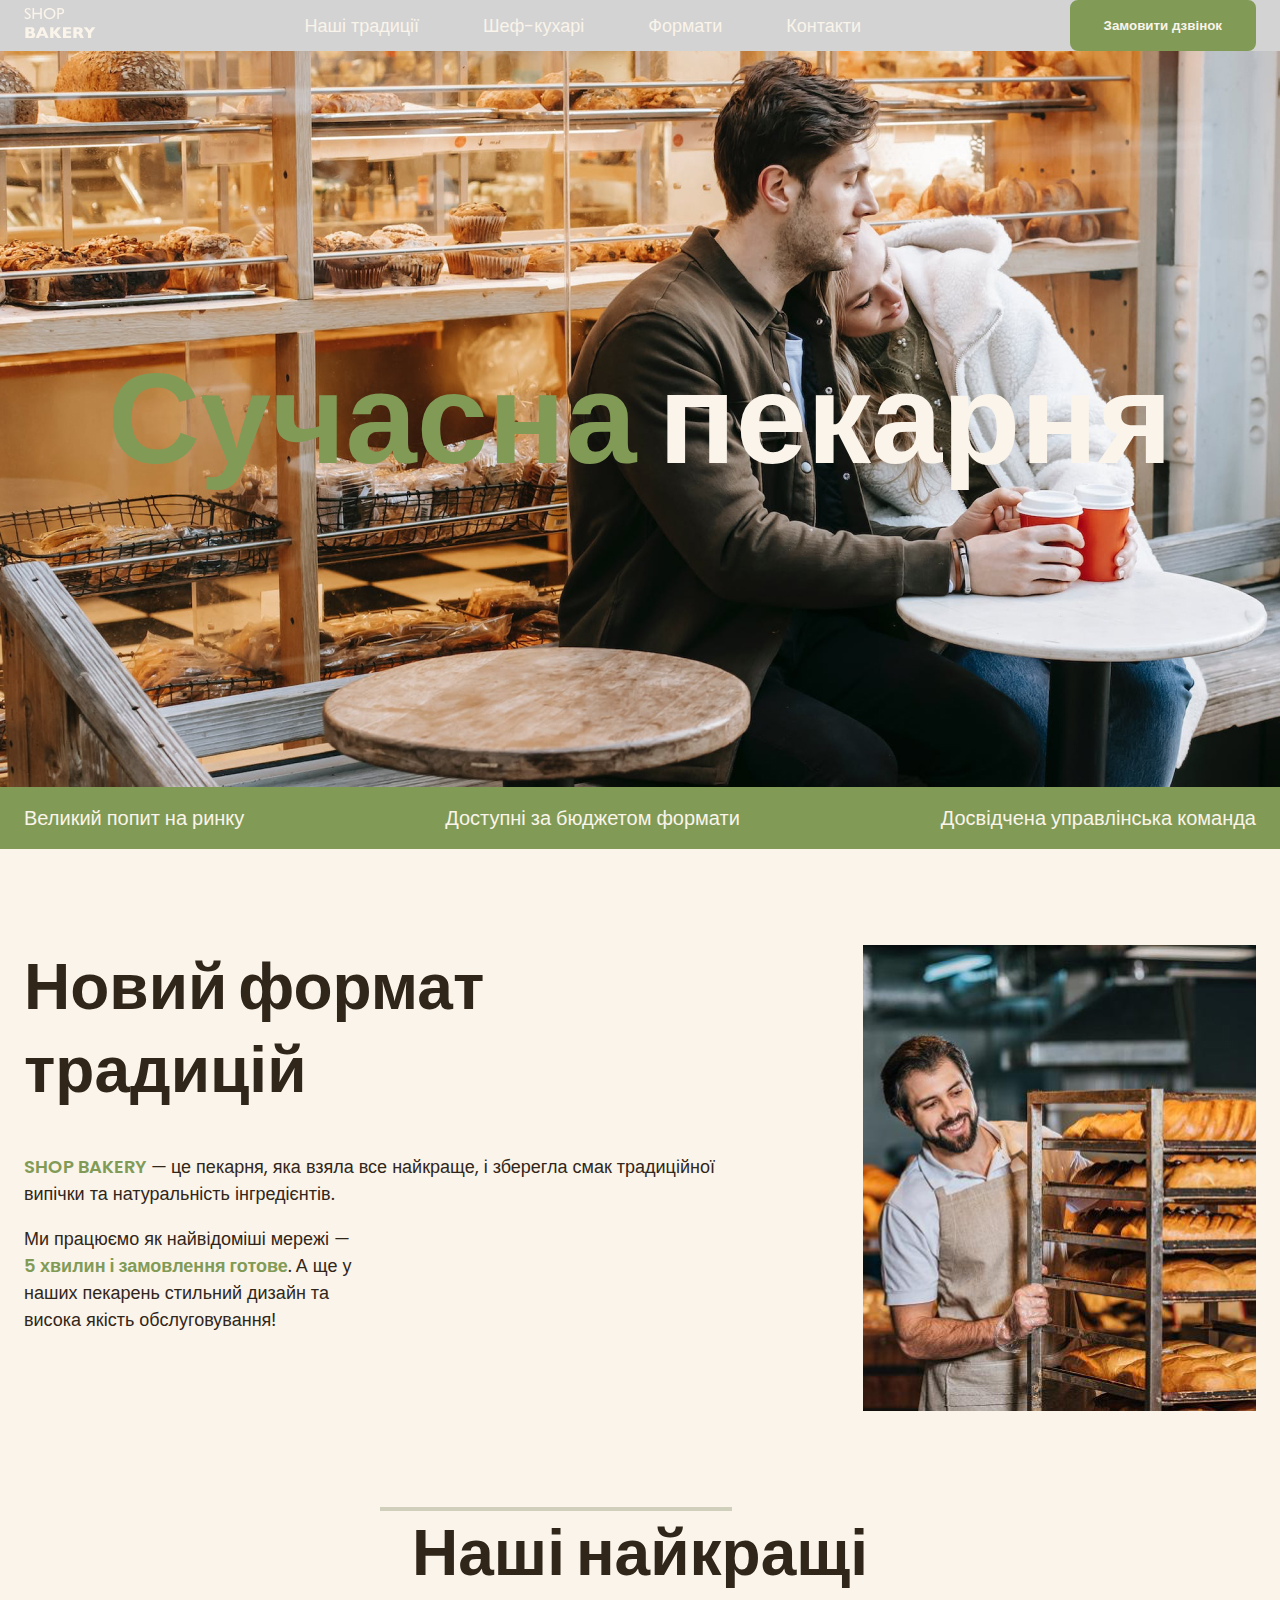
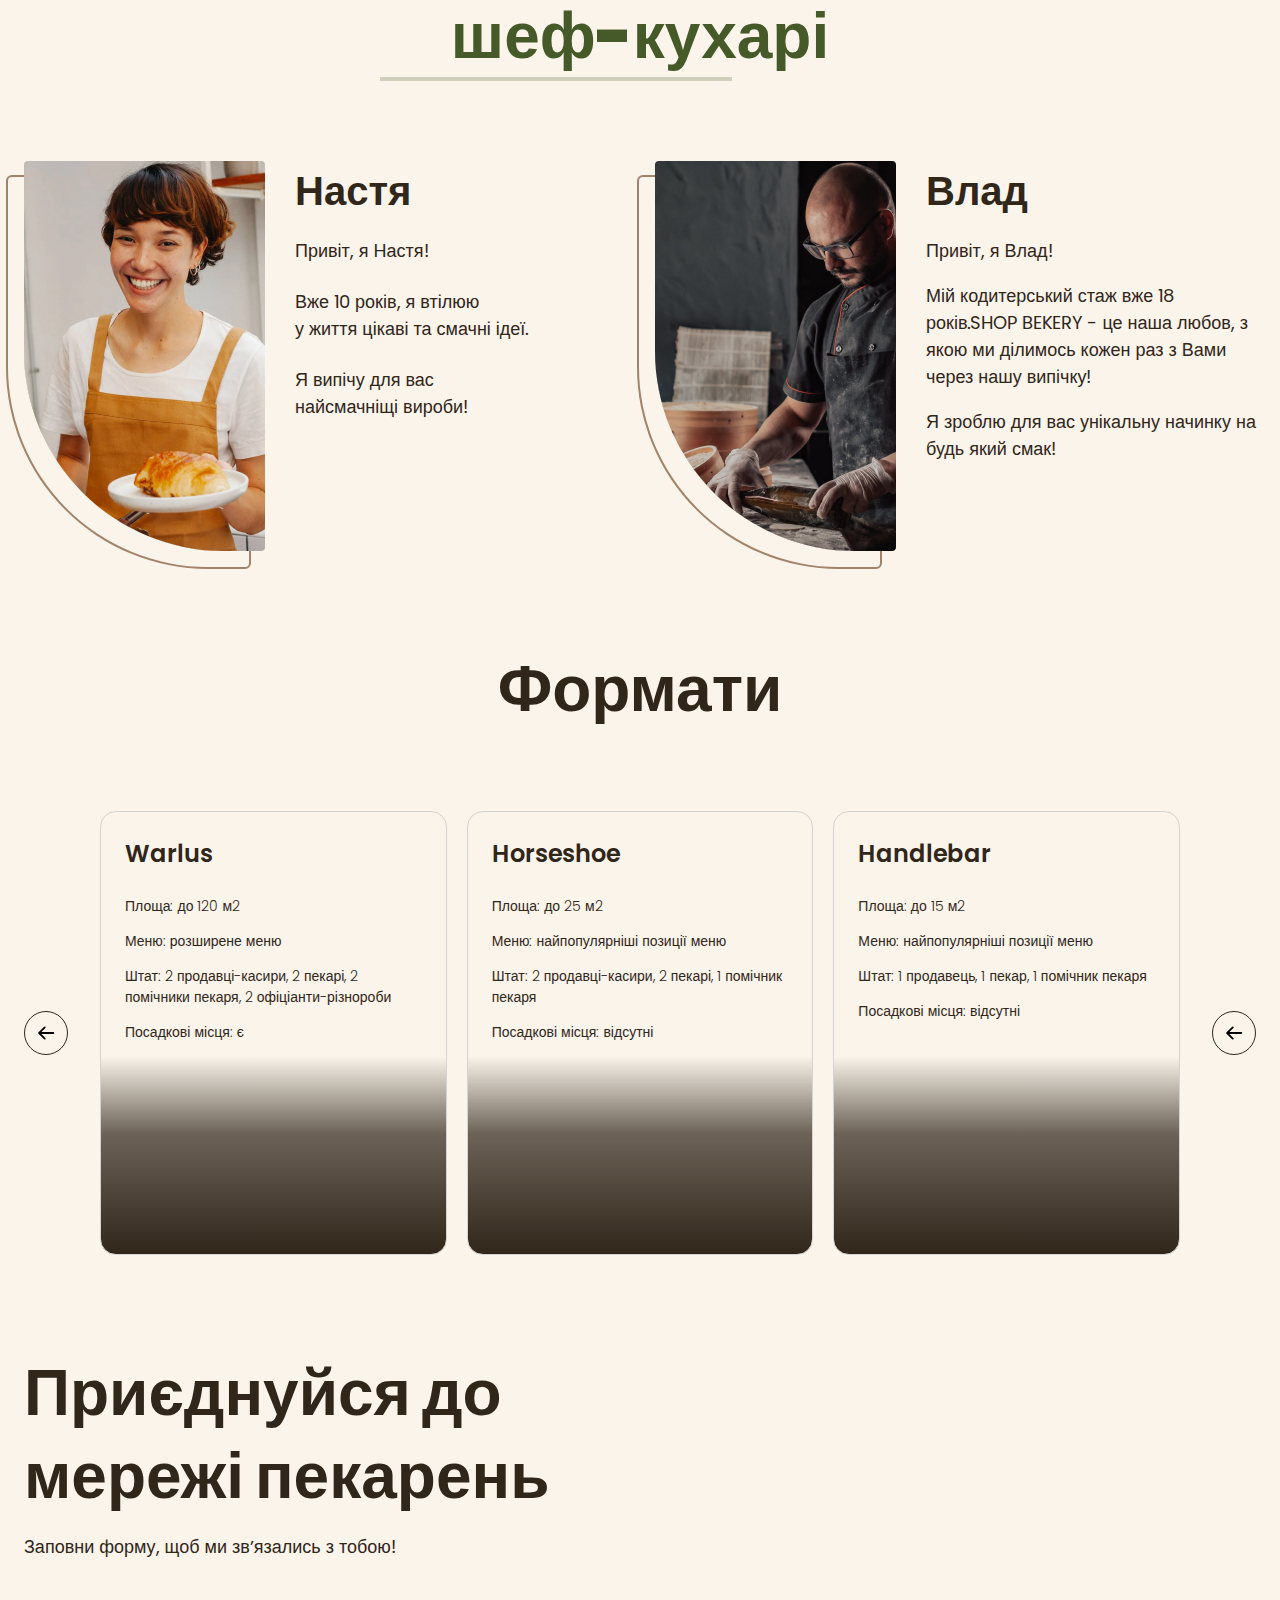
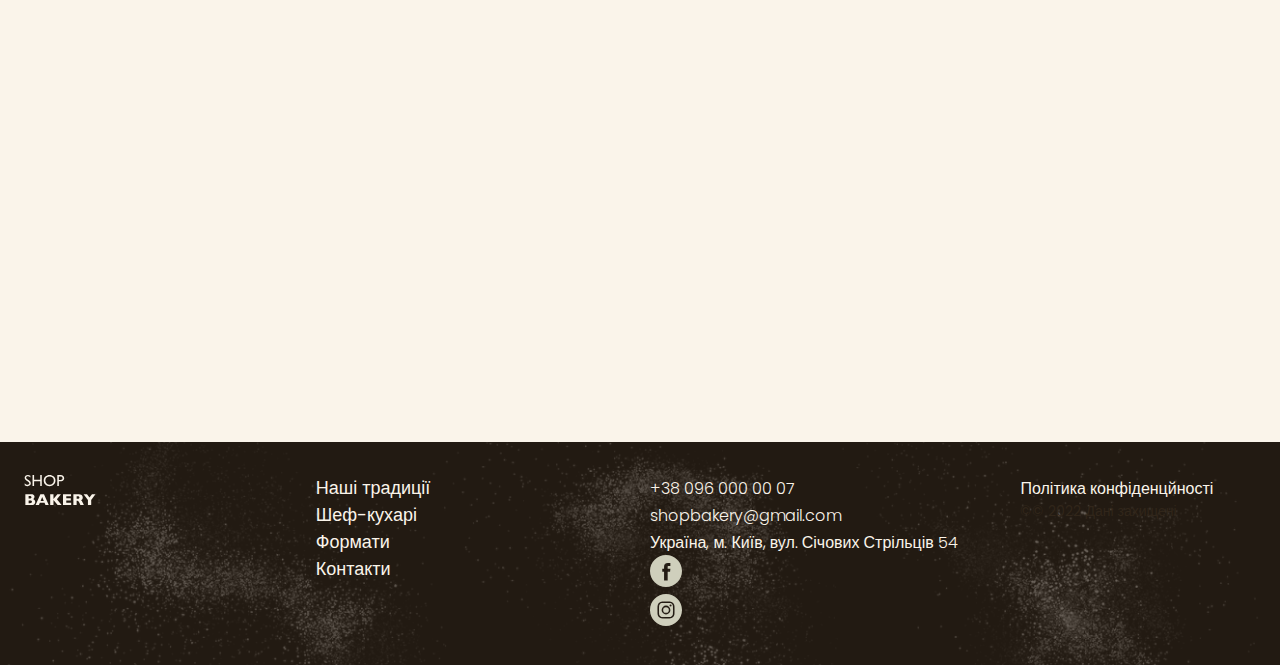
<file: index.html>
<!DOCTYPE html>
<html lang="uk">
  <head>
    <meta charset="UTF-8" />
    <meta
      name="viewport"
      content="width=
    , initial-scale=1.0"
    />
    <title>Сучасна пекарня</title>
    <!-- Fonts -->
    <link rel="preconnect" href="https://fonts.googleapis.com" />
    <link rel="preconnect" href="https://fonts.gstatic.com" crossorigin />
    <link
      href="https://fonts.googleapis.com/css2?family=Poppins:wght@300;400;600;900&display=swap"
      rel="stylesheet"
    />
    <!-- Styles -->
    <link rel="stylesheet" href="./css/styles.css" />
  </head>
  <body>
    <header class="header">
      <div class="container">
        <div class="header-container">
          <nav class="header-nav">
            <a href="./index.html">
              <img src="./images/logo.svg" alt="Логотип сучасної пекарні" />
            </a>
            <ul class="header-menu">
              <li>
                <a class="link" href="#traditions-section">Наші традиції</a>
              </li>
              <li><a class="link" href="#chef-section">Шеф-кухарі</a></li>
              <li><a class="link" href="#formats-section">Формати</a></li>
              <li><a class="link" href="#contact-section">Контакти</a></li>
            </ul>
          </nav>
          <button class="button" type="button">Замовити дзвінок</button>
        </div>
      </div>
      <!-- замовити дзвінок -->
    </header>
    <main>
      <section class="hero-section">
        <div class="container">
          <h1 class="hero-title">
            <span class="accent">Сучасна</span> пекарня
          </h1>
        </div>
      </section>
      <section class="advantages-section">
        <div class="container">
          <h2 class="visually-hidden">Наші переваги</h2>
          <ul class="advantages-list">
            <li class="advantages-item">Великий попит на ринку</li>
            <li class="advantages-item">Доступні за бюджетом формати</li>
            <li class="advantages-item">Досвідчена управлінська команда</li>
          </ul>
        </div>
      </section>
      <section class="traditions-section section" id="traditions-section">
        <div class="container">
          <div class="traditions-container">
            <div class="traditions-content">
              <h2 class="traditions-title section-title">
                Новий формат традицій
              </h2>
              <p class="traditions-text">
                <span class="brand uppercase">shop bakery</span> — це пекарня,
                яка взяла все найкраще, і зберегла смак традиційної випічки та
                натуральність інгредієнтів.
              </p>
              <p class="traditions-text limited">
                Ми працюємо як найвідоміші мережі —
                <span class="brand">5 хвилин і замовлення готове</span>. А ще у
                наших пекарень стильний дизайн та висока якість обслуговування!
              </p>
            </div>
            <img
              src="./images/image 1560.jpg"
              alt="Пекар зі стелажем з батонами"
            />
          </div>
        </div>
      </section>
      <section class="section" id="chef-section">
        <div class="container">
          <h2 class="chefs-title section-title centered">
            Наші найкращі <span class="accent">шеф-кухарі</span>
          </h2>
          <ul class="chefs-list">
            <li class="chefs-item">
              <article class="chef-card">
                <img
                  class="chef-photo"
                  src="./images/nastya-chef.jpg"
                  alt="Nastya chef"
                />
                <div>
                  <h3 class="chef-title">Настя</h3>
                  <div class="chef-text">
                  <p>Привіт, я Настя!</p>
                  <p">Вже 10 років, я втілюю <br> у життя цікаві та смачні ідеї.</p>
                  <p">Я випічу для вас <br> найсмачніщі вироби!</p>
                </div>
                </div>
              </article>
            </li>
            <li class="chefs-item">
              <article class="chef-card">
                <img
                  class="chef-photo"
                  src="./images/vlad-chef.jpg"
                  alt="Vlad chef"
                />
                <div>
                  <h3 class="chef-title">Влад</h3>
                  <p class="chef-text">Привіт, я Влад!</p>
                  <p class="chef-text">
                    Мій кодитерський стаж вже 18 років.SHOP BEKERY - це наша
                    любов, з якою ми ділимось кожен раз з Вами через нашу
                    випічку!
                  </p>
                  <p class="chef-text">Я зроблю для вас унікальну начинку на будь який смак!</p>
                </div>
              </article>
            </li>
          </ul>
        </div>
      </section>
      <section class="section" id="formats-section">
        <div class="container">
          <h2 class="formats-title section-title centered">Формати</h2>
          <div class="formats-container">
          <button class="carousel-button" type="button">
            <svg width="16" height="16">
              <use href="./images/icons.svg#icon-Arrow"></use>
            </svg>
          </button>
          <ul class="formats-list">
            <li class="formats-item">
              <article class="format-card">
                <h3 class="format-title" lang="en">Warlus</h3>
                <div class="format-text">
                  <p>Площа: до 120 м2</p>
                  <p>Меню: розширене меню</p>
                  <p>
                    Штат: 2 продавці-касири, 2 пекарі, 2 помічники пекаря, 2
                    офіціанти-різнороби
                  </p>
                  <p>Посадкові місця: є</p>
              </article>
            </li>
            <li class="formats-item">
              <article class="format-card">
                <h3 class="format-title" lang="en">Horseshoe</h3>
                <div class="format-text">
                  <p>Площа: до 25 м2</p>
                  <p>Меню: найпопулярніші позиції меню</p>
                  <p>Штат: 2 продавці-касири, 2 пекарі, 1 помічник пекаря</p>
                  <p>Посадкові місця: відсутні</p>
                </div>
              </article>
            </li>
            <li class="formats-item">
              <article class="format-card">
                <h3 class="format-title" lang="en">Handlebar</h3>
                <div class="format-text">
                  <p>Площа: до 15 м2</p>
                  <p>Меню: найпопулярніші позиції меню</p>
                  <p>Штат: 1 продавець, 1 пекар, 1 помічник пекаря</p>
                  <p>Посадкові місця: відсутні</p>
                </div>
              </article>
            </li>
          </ul>
        <button class="carousel-button" type="button">
          <svg width="16" height="16">
            <use href="./images/icons.svg#icon-Arrow"></use>
          </svg>
        </button></div>
        </div>
      </section>
      <section class="contact-section section" id="contact-section">
        <div class="container">
          <div class="contact-container">
          <div class="contact-form"><h2 class="contact-title section-title">
            Приєднуйся до мережі пекарень
          </h2>
          <p>Заповни форму, щоб ми звʼязались з тобою!</p>
        </div>
          <iframe class="contact-map"
            src="https://www.google.com/maps/embed?pb=!1m18!1m12!1m3!1d2540.1638712576946!2d30.48865857694164!3d50.45667308691521!2m3!1f0!2f0!3f0!3m2!1i1024!2i768!4f13.1!3m3!1m2!1s0x40d4ce637bfe1717%3A0x5370c2254ad1b952!2z0YPQuy4g0KHQtdGH0LXQstGL0YUg0KHRgtGA0LXQu9GM0YbQvtCyLCA1NCwg0JrQuNC10LIsIDAyMDAw!5e0!3m2!1sru!2sua!4v1701274087987!5m2!1sru!2sua"
            width="603"
            height="595"
            allowfullscreen=""
            loading="lazy"
            referrerpolicy="no-referrer-when-downgrade"
          ></iframe>
        </div>
        </div>
      </section>
    </main>
    <footer class="footer">
      <div class="container">
        <div class="footer-container"> 
        <nav class="footer-nav">
          <div class="footer-logo">
          <a href="#">
            <img src="./images/logo.svg" alt="Логотип сучасної пекарні" />
          </a>
          </div>
          <!-- logo and menu -->
          <ul class="footer-menu">
            <li><a class="link" href="#">Наші традиції</a></li>
            <li><a class="link" href="#">Шеф-кухарі</a></li>
            <li><a class="link" href="#">Формати</a></li>
            <li><a class="link" href="#">Контакти</a></li>
          </ul>
        </nav>
        <address class="footer-address">
          <ul class="address-list">
            <li>
              <a class="address-link" href="tel:+380960000007"
                >+38 096 000 00 07</a
              >
            </li>
            <li>
              <a class="address-link" href="mailto:shopbakery@gmail.com"
                >shopbakery@gmail.com</a
              >
            </li>
            <li>
              <a
                class="address-link"
                href="https://maps.app.goo.gl/4jJMo3dhJYnmSr639"
                target="_blank"
                >Україна, м. Київ, вул. Січових Стрільців 54</a
              >
            </li>
            <li>
              <a href="#">
                <svg class="address-icon" width="32" height="32">
                  <use href="./images/icons.svg#icon-facebook"></use>
                </svg>
              </a>
            </li>
            <li>
              <a href="#">
                <svg class="address-icon" width="32" height="32">
                  <use href="./images/icons.svg#icon-instagram"></use>
                </svg>
              </a>
            </li>
          </ul>
          <div class="address-info">
          <a class="address-link" href="#" target="_blank"
            >Політика конфіденцйності</a
          >
          <p class="address-copyright">&copy;© 2022 Дані захищені</p></div>
        </address></div>
      </div>
    </footer>
  </body>
</html>
</file>
<file: css/styles.css>
/* poppins-300 - latin */
@font-face {
  font-display: swap; /* Check https://developer.mozilla.org/en-US/docs/Web/CSS/@font-face/font-display for other options. */
  font-family: 'Poppins';
  font-style: normal;
  font-weight: 300;
  src: url('../fonts/poppins-v20-latin-300.woff2') format('woff2'); /* Chrome 36+, Opera 23+, Firefox 39+, Safari 12+, iOS 10+ */
}
/* poppins-regular - latin */
@font-face {
  font-display: swap; /* Check https://developer.mozilla.org/en-US/docs/Web/CSS/@font-face/font-display for other options. */
  font-family: 'Poppins';
  font-style: normal;
  font-weight: 400;
  src: url('../fonts/poppins-v20-latin-regular.woff2') format('woff2'); /* Chrome 36+, Opera 23+, Firefox 39+, Safari 12+, iOS 10+ */
}
/* poppins-600 - latin */
@font-face {
  font-display: swap; /* Check https://developer.mozilla.org/en-US/docs/Web/CSS/@font-face/font-display for other options. */
  font-family: 'Poppins';
  font-style: normal;
  font-weight: 600;
  src: url('../fonts/poppins-v20-latin-600.woff2') format('woff2'); /* Chrome 36+, Opera 23+, Firefox 39+, Safari 12+, iOS 10+ */
}
/* poppins-900 - latin */
@font-face {
  font-display: swap; /* Check https://developer.mozilla.org/en-US/docs/Web/CSS/@font-face/font-display for other options. */
  font-family: 'Poppins';
  font-style: normal;
  font-weight: 900;
  src: url('../fonts/poppins-v20-latin-900.woff2') format('woff2'); /* Chrome 36+, Opera 23+, Firefox 39+, Safari 12+, iOS 10+ */
}

:root {
  --color-primary-dark: #31261a;
  --color-primary-light: #faf4ea;
  --color-secondary-dark: #a28268;
  --color-brand-normal: #819b57;
  --color-brand-dark: #465929;
  --color-brand-light: #cfcfbc;
}

/* Base */
*,
*::after,
*::before {
  box-sizing: border-box;
}

body {
  color: var(--color-primary-dark);
  background-color: var(--color-primary-light);
  font-family: 'Poppins', sans-serif;
  font-size: 18px;
  font-weight: 400;
  line-height: 1.5;
  margin: 0;
}

h1,
h2,
h3,
h4,
h5,
h6,
p {
  margin-top: 0;
}

a {
  display: inline-block;
}

address {
  font-style: normal;
}

ul {
  margin: 0;
  padding: 0;
  list-style-type: none;
}

.visually-hidden {
  position: absolute;
  left: -10000px;
  top: auto;
  width: 1px;
  height: 1px;
  overflow: hidden;
}

.section {
  padding: 48px 0;
}

.container {
  width: 100%;
  max-width: 1288px;
  margin: 0 auto;
  padding: 0 24px;
}

/* Button */
.button {
  padding: 16px 32px;
  color: var(--color-primary-light);
  font-weight: 600;
  border-radius: 8px;
  border: 2px solid var(--color-brand-normal);
  background: var(--color-brand-normal);
  cursor: pointer;
}

.button:hover {
  color: var(--color-brand-dark);
  background-color: transparent;
}

/* Link */
.link {
  color: var(--color-primary-light);
  text-decoration: none;
}

.link:hover {
  color: var(--color-brand-normal);
}

/* Header */
.header {
  background-color: lightgray; /*видалити клас хедер і цей рядок*/
}

.header-container {
  display: flex;
  align-items: center;
  gap: 40px;
}

.header-nav {
  display: flex;
  align-items: center;
  flex-grow: 1;
  gap: 40px;
}

.header-menu {
  display: flex;
  gap: 64px;
  flex-grow: 1;
  justify-content: center;
}

/* Hero section*/
.hero-section {
  padding: 272px 0;
  background-image: url('../images/hero-section-background.jpg');
  background-repeat: no-repeat;
  background-position: center top;
  background-size: cover;
}

.hero-title {
  margin-bottom: 0;
  color: var(--color-primary-light);
  text-align: center;
  font-size: 128px;
  font-weight: 900;
  /* text-transform: uppercase; */
}

.hero-title .accent {
  color: var(--color-brand-normal);
}

/* Advantages section */
.advantages-section {
  padding: 16px 0;
  background-color: var(--color-brand-normal);
}

.advantages-list {
  display: flex;
  justify-content: space-between;
  gap: 40px;
}

.advantages-item {
  color: var(--color-primary-light);
  font-size: 20px;
  font-weight: 300;
}

.section-title {
  font-size: 64px;
  font-weight: 900;
  line-height: 1.3;
}

.section-title.centered {
  text-align: center;
}

.section-title .accent {
  color: var(--color-brand-dark);
}

/* Tradition section */
.traditions-section {
  padding-top: 96px;
}

.traditions-container {
  display: flex;
  justify-content: space-between;
  gap: 40px;
}

.traditions-content {
  max-width: 710px;
}

.traditions-title {
  margin-bottom: 42px;
}

.traditions-text .brand {
  color: var(--color-brand-normal);
  font-weight: 600;
}

.traditions-text.limited {
  max-width: 340px;
}

.traditions-text .uppercase {
  text-transform: uppercase;
}

/* Chef-section */

.chefs-title {
  max-width: 520px;
  margin: 0 auto 80px;
}

.chefs-title::before,
.chefs-title::after {
  display: block;
  width: 352px;
  /* border: 2px solid var(--color-primary-light); */
  border: 2px solid var(--color-brand-light);
  content: '';
}

.chefs-list {
  display: flex;
  flex-wrap: wrap;
  gap: 40px 30px;
}

.chefs-item {
  flex-basis: calc((100% - 30px) / 2);
}

.chef-card {
  display: flex;
  gap: 30px;
}

.chef-photo {
  border-radius: 4px 4px 4px 200px;
  box-shadow: -16px 16px 0 0 var(--color-primary-light),
    -16px 16px 0 2px var(--color-secondary-dark);
}

.chef-title {
  margin-bottom: 16px;
  font-size: 40px;
  font-weight: 600;
}

.chef-text p {
  margin-bottom: 24px;
}

.chef-text p:last-child {
  margin-bottom: 0;
}

/* Format section */
.formats-container {
  display: flex;
  align-items: center;
  gap: 32px;
}

.formats-list {
  display: flex;
  flex-wrap: wrap;
  gap: 20px;
}

.formats-item {
  flex-basis: calc((100% - 40px) / 3);
}

.format-card {
  height: 444px;
  padding: 24px;
  background: linear-gradient(
    180deg,
    rgba(49, 38, 26, 0) 55.21%,
    rgba(49, 38, 26, 0.71) 72.92%,
    var(--color-primary-dark) 100%
  );
  border: 1px solid lightgrey; /*remove*/
  border-radius: 16px;
}

.formats-title {
  margin-bottom: 80px;
}

.format-title {
  font-size: 24px;
  font-weight: 600;
}

.format-text {
  font-size: 14px;
  font-weight: 300;
}

/* Carousel */
.carousel-button {
  display: flex;
  align-items: center;
  justify-content: center;
  flex-shrink: 0;
  width: 44px;
  height: 44px;
  padding: 0;
  background-color: transparent;
  border-radius: 50%;
  border: 1px solid var(--color-primary-dark);
  cursor: pointer;
}

.carousel-button:hover {
  background-color: var(--color-primary-dark);
  fill: var(--color-primary-light);
}

/* Contact section */
.contact-section {
  padding-bottom: 96px;
}

.contact-container {
  display: flex;
  gap: 32px;
}

.contact-title {
  margin-bottom: 16px;
}

.contact-map {
  flex-shrink: 0;
  border-radius: 16px;
  border: none;
}

/* Footer */
.footer {
  padding: 32px 0;
}

.footer-container {
  display: flex;
  gap: 20px;
}

.footer-nav,
.footer-address {
  display: flex;
  flex-basis: 50%;
  gap: 20px;
}

.footer-logo,
.footer-menu {
  flex-grow: 1;
}

.address-list,
.address-info {
  flex-grow: 1;
}

.address-link {
  color: var(--color-primary-light);
  font-size: 16px;
  font-weight: 300;
  text-decoration: none;
}

.address-link:hover {
  color: var(--color-brand-normal);
}

.address-icon {
  fill: var(--color-brand-light);
}

.address-icon:hover {
  fill: var(--color-brand-normal);
}

.address-copyright {
  font-size: 14px;
}

.footer {
  background-image: url('../images/footer-background.png');
  background-color: var(--color-primary-dark);
  background-repeat: no-repeat;
  background-size: cover;
  background-position: center;
}
</file>
